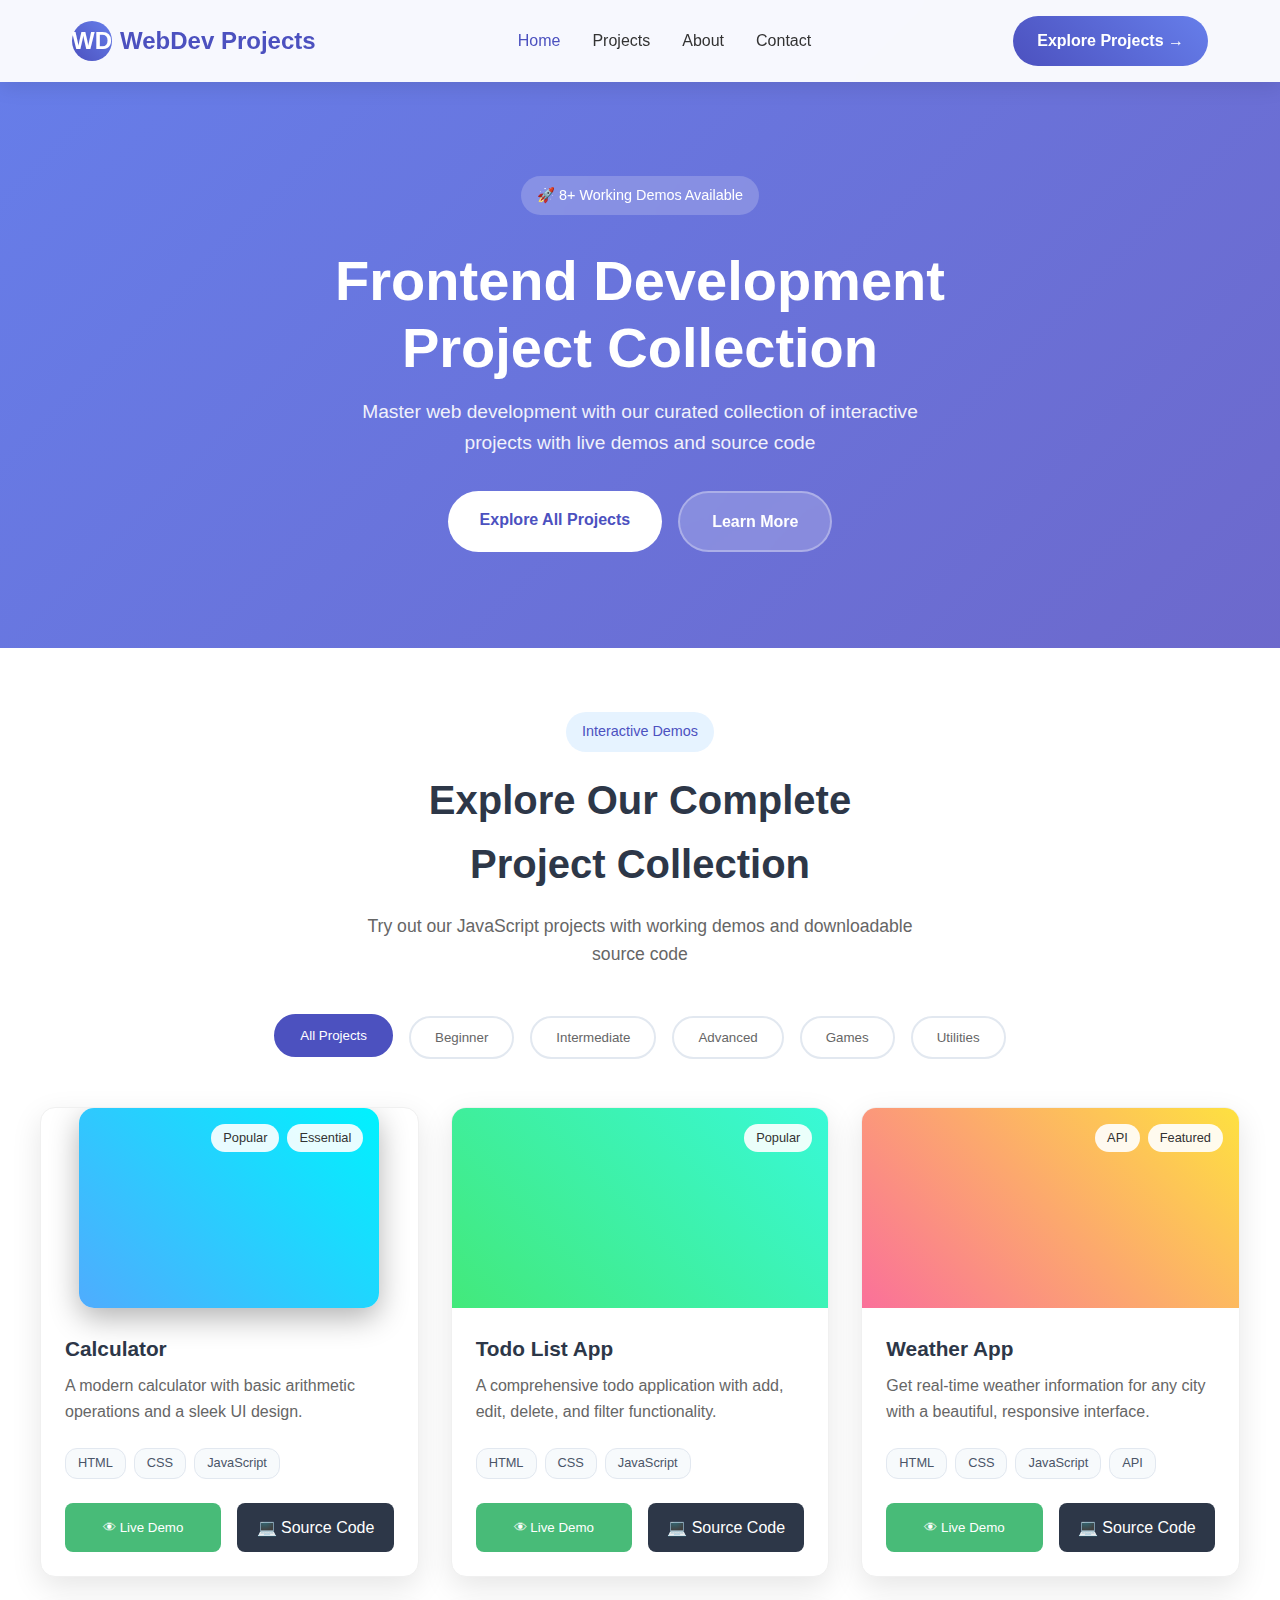
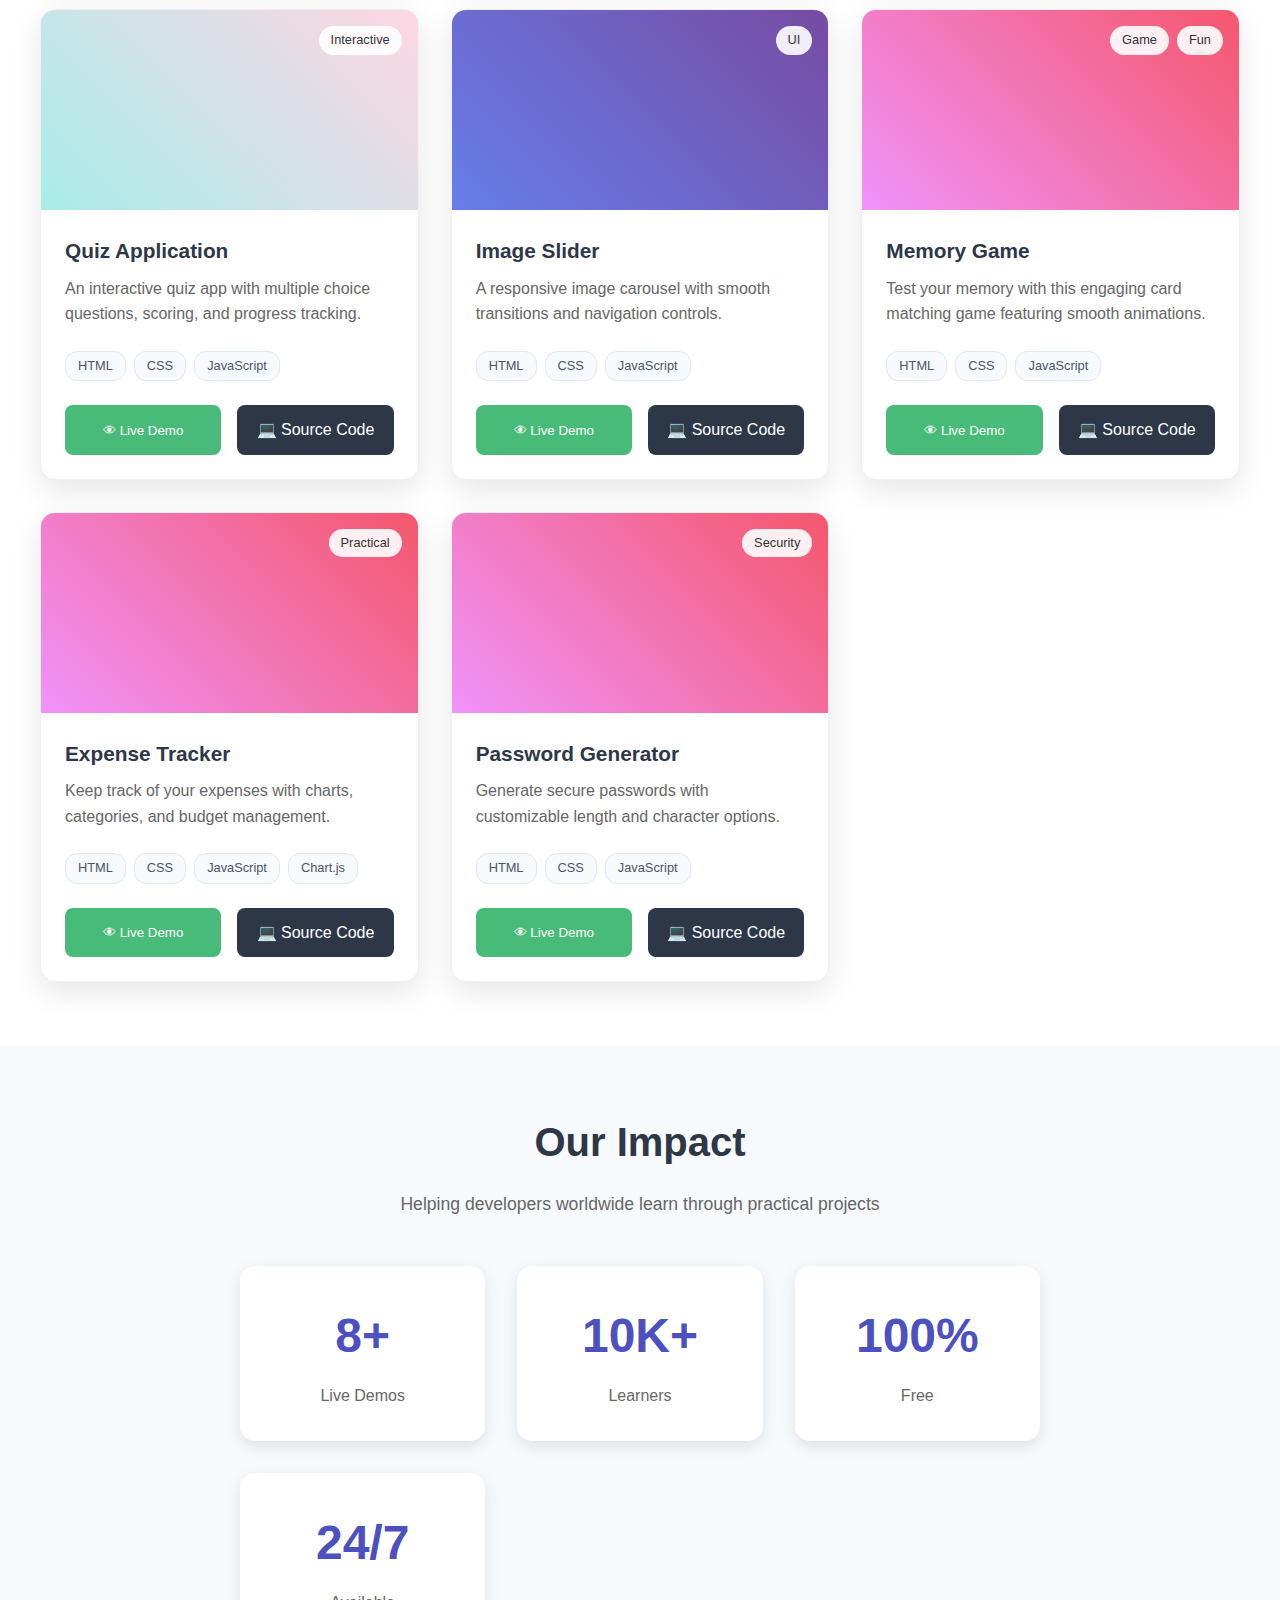
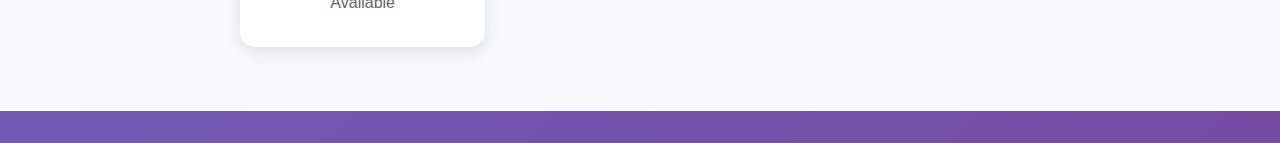
<file: index.html>
<!DOCTYPE html>
<html lang="en">
<head>
    <meta charset="UTF-8">
    <meta name="viewport" content="width=device-width, initial-scale=1.0">
    <title>Web Dev Projects - Master Frontend Development</title>
    <style>
        * {
            margin: 0;
            padding: 0;
            box-sizing: border-box;
        }

        body {
            font-family: 'Segoe UI', Tahoma, Geneva, Verdana, sans-serif;
            line-height: 1.6;
            color: #333;
            background: linear-gradient(135deg, #667eea 0%, #764ba2 100%);
            min-height: 100vh;
        }

        /* Header */
        .header {
            background: rgba(255, 255, 255, 0.95);
            backdrop-filter: blur(10px);
            padding: 1rem 0;
            position: fixed;
            top: 0;
            width: 100%;
            z-index: 1000;
            box-shadow: 0 4px 20px rgba(0, 0, 0, 0.1);
        }

        .nav {
            max-width: 1200px;
            margin: 0 auto;
            display: flex;
            justify-content: space-between;
            align-items: center;
            padding: 0 2rem;
        }

        .logo {
            display: flex;
            align-items: center;
            font-size: 1.5rem;
            font-weight: bold;
            color: #4c51bf;
        }

        .logo-icon {
            width: 40px;
            height: 40px;
            background: linear-gradient(45deg, #4c51bf, #667eea);
            border-radius: 50%;
            margin-right: 0.5rem;
            display: flex;
            align-items: center;
            justify-content: center;
            color: white;
            font-weight: bold;
        }

        .nav-links {
            display: flex;
            list-style: none;
            gap: 2rem;
        }

        .nav-links a {
            text-decoration: none;
            color: #333;
            font-weight: 500;
            transition: color 0.3s ease;
        }

        .nav-links a:hover,
        .nav-links a.active {
            color: #4c51bf;
        }

        .cta-button {
            background: linear-gradient(45deg, #4c51bf, #667eea);
            color: white;
            padding: 0.75rem 1.5rem;
            border-radius: 50px;
            text-decoration: none;
            font-weight: 600;
            transition: transform 0.3s ease, box-shadow 0.3s ease;
        }

        .cta-button:hover {
            transform: translateY(-2px);
            box-shadow: 0 10px 25px rgba(76, 81, 191, 0.3);
        }

        /* Main Content */
        .main-content {
            margin-top: 80px;
            padding: 2rem 0;
        }

        /* Hero Section */
        .hero {
            text-align: center;
            padding: 4rem 2rem;
            color: white;
            max-width: 1200px;
            margin: 0 auto;
        }

        .hero-badge {
            background: rgba(255, 255, 255, 0.2);
            color: white;
            padding: 0.5rem 1rem;
            border-radius: 50px;
            display: inline-block;
            margin-bottom: 2rem;
            font-size: 0.9rem;
            backdrop-filter: blur(10px);
        }

        .hero h1 {
            font-size: 3.5rem;
            margin-bottom: 1rem;
            font-weight: 700;
            line-height: 1.2;
        }

        .hero p {
            font-size: 1.2rem;
            margin-bottom: 2rem;
            opacity: 0.9;
            max-width: 600px;
            margin-left: auto;
            margin-right: auto;
        }

        .hero-buttons {
            display: flex;
            gap: 1rem;
            justify-content: center;
            flex-wrap: wrap;
        }

        .btn-primary, .btn-secondary {
            padding: 1rem 2rem;
            border-radius: 50px;
            text-decoration: none;
            font-weight: 600;
            transition: all 0.3s ease;
            display: inline-block;
        }

        .btn-primary {
            background: white;
            color: #4c51bf;
        }

        .btn-secondary {
            background: rgba(255, 255, 255, 0.2);
            color: white;
            border: 2px solid rgba(255, 255, 255, 0.3);
            backdrop-filter: blur(10px);
        }

        .btn-primary:hover {
            transform: translateY(-2px);
            box-shadow: 0 10px 25px rgba(255, 255, 255, 0.3);
        }

        .btn-secondary:hover {
            background: rgba(255, 255, 255, 0.3);
            transform: translateY(-2px);
        }

        /* Projects Section */
        .projects-section {
            background: white;
            padding: 4rem 2rem;
            margin-top: 2rem;
        }

        .container {
            max-width: 1200px;
            margin: 0 auto;
        }

        .section-header {
            text-align: center;
            margin-bottom: 3rem;
        }

        .section-badge {
            background: #e6f3ff;
            color: #4c51bf;
            padding: 0.5rem 1rem;
            border-radius: 50px;
            display: inline-block;
            margin-bottom: 1rem;
            font-size: 0.9rem;
        }

        .section-header h2 {
            font-size: 2.5rem;
            margin-bottom: 1rem;
            color: #2d3748;
        }

        .section-header p {
            font-size: 1.1rem;
            color: #666;
            max-width: 600px;
            margin: 0 auto;
        }

        /* Filter Buttons */
        .filter-buttons {
            display: flex;
            justify-content: center;
            gap: 1rem;
            margin-bottom: 3rem;
            flex-wrap: wrap;
        }

        .filter-btn {
            padding: 0.75rem 1.5rem;
            border: 2px solid #e2e8f0;
            background: white;
            color: #666;
            border-radius: 50px;
            cursor: pointer;
            transition: all 0.3s ease;
            font-weight: 500;
        }

        .filter-btn:hover,
        .filter-btn.active {
            background: #4c51bf;
            color: white;
            border-color: #4c51bf;
            transform: translateY(-2px);
        }

        /* Projects Grid */
        .projects-grid {
            display: grid;
            grid-template-columns: repeat(auto-fit, minmax(350px, 1fr));
            gap: 2rem;
            margin-top: 2rem;
        }

        .project-card {
            background: white;
            border-radius: 15px;
            overflow: hidden;
            box-shadow: 0 10px 30px rgba(0, 0, 0, 0.1);
            transition: all 0.3s ease;
            border: 1px solid #f0f0f0;
        }

        .project-card:hover {
            transform: translateY(-10px);
            box-shadow: 0 20px 40px rgba(0, 0, 0, 0.15);
        }

        .project-preview {
            height: 200px;
            background: linear-gradient(45deg, #f093fb 0%, #f5576c 100%);
            position: relative;
            overflow: hidden;
        }

        .project-preview.calculator {
            background: linear-gradient(45deg, #4facfe 0%, #00f2fe 100%);
        }

        .project-preview.todo {
            background: linear-gradient(45deg, #43e97b 0%, #38f9d7 100%);
        }

        .project-preview.weather {
            background: linear-gradient(45deg, #fa709a 0%, #fee140 100%);
        }

        .project-preview.quiz {
            background: linear-gradient(45deg, #a8edea 0%, #fed6e3 100%);
        }

        .project-preview.slider {
            background: linear-gradient(45deg, #667eea 0%, #764ba2 100%);
        }

        .project-tags {
            position: absolute;
            top: 1rem;
            right: 1rem;
            display: flex;
            gap: 0.5rem;
        }

        .project-tag {
            background: rgba(255, 255, 255, 0.9);
            color: #333;
            padding: 0.25rem 0.75rem;
            border-radius: 15px;
            font-size: 0.8rem;
            font-weight: 500;
        }

        .project-content {
            padding: 1.5rem;
        }

        .project-title {
            font-size: 1.3rem;
            font-weight: 600;
            margin-bottom: 0.5rem;
            color: #2d3748;
        }

        .project-description {
            color: #666;
            margin-bottom: 1.5rem;
            line-height: 1.6;
        }

        .project-tech {
            display: flex;
            gap: 0.5rem;
            margin-bottom: 1.5rem;
            flex-wrap: wrap;
        }

        .tech-tag {
            background: #f7fafc;
            color: #4a5568;
            padding: 0.25rem 0.75rem;
            border-radius: 12px;
            font-size: 0.8rem;
            border: 1px solid #e2e8f0;
        }

        .project-actions {
            display: flex;
            gap: 1rem;
        }

        .action-btn {
            flex: 1;
            padding: 0.75rem;
            border-radius: 8px;
            text-decoration: none;
            text-align: center;
            font-weight: 500;
            transition: all 0.3s ease;
            border: none;
            cursor: pointer;
        }

        .btn-demo {
            background: #48bb78;
            color: white;
        }

        .btn-code {
            background: #2d3748;
            color: white;
        }

        .action-btn:hover {
            transform: translateY(-2px);
            box-shadow: 0 5px 15px rgba(0, 0, 0, 0.2);
        }

        /* Stats Section */
        .stats-section {
            background: #f7fafc;
            padding: 4rem 2rem;
        }

        .stats-grid {
            display: grid;
            grid-template-columns: repeat(auto-fit, minmax(200px, 1fr));
            gap: 2rem;
            max-width: 800px;
            margin: 0 auto;
        }

        .stat-card {
            text-align: center;
            padding: 2rem;
            background: white;
            border-radius: 15px;
            box-shadow: 0 5px 15px rgba(0, 0, 0, 0.1);
        }

        .stat-number {
            font-size: 3rem;
            font-weight: bold;
            color: #4c51bf;
            margin-bottom: 0.5rem;
        }

        .stat-label {
            color: #666;
            font-weight: 500;
        }

        /* Modal Styles */
        .modal {
            display: none;
            position: fixed;
            z-index: 2000;
            left: 0;
            top: 0;
            width: 100%;
            height: 100%;
            background-color: rgba(0, 0, 0, 0.8);
            backdrop-filter: blur(5px);
        }

        .modal-content {
            background-color: white;
            margin: 2% auto;
            padding: 2rem;
            border-radius: 15px;
            width: 95%;
            max-width: 1000px;
            max-height: 90vh;
            overflow-y: auto;
            position: relative;
        }

        .close {
            position: absolute;
            right: 1rem;
            top: 1rem;
            font-size: 2rem;
            font-weight: bold;
            cursor: pointer;
            color: #666;
            transition: color 0.3s ease;
            z-index: 10;
        }

        .close:hover {
            color: #333;
        }

        .modal-header {
            padding-right: 3rem;
            margin-bottom: 2rem;
        }

        .modal-title {
            font-size: 2rem;
            margin-bottom: 1rem;
            color: #2d3748;
        }

        .modal-iframe {
            width: 100%;
            height: 500px;
            border: 1px solid #e2e8f0;
            border-radius: 10px;
            background: white;
        }

        /* Project Demo Styles */
        .demo-container {
            padding: 2rem;
            background: #f8f9fa;
            border-radius: 10px;
            margin: 1rem 0;
        }

        /* Calculator Demo Styles */
        .calculator {
            max-width: 300px;
            margin: 0 auto;
            background: #2d3748;
            border-radius: 15px;
            padding: 2rem;
            box-shadow: 0 10px 30px rgba(0, 0, 0, 0.3);
        }

        .calculator-display {
            background: #1a202c;
            color: white;
            padding: 1.5rem;
            border-radius: 10px;
            text-align: right;
            font-size: 2rem;
            margin-bottom: 1rem;
            min-height: 60px;
            display: flex;
            align-items: center;
            justify-content: flex-end;
        }

        .calculator-buttons {
            display: grid;
            grid-template-columns: repeat(4, 1fr);
            gap: 0.75rem;
        }

        .calc-btn {
            padding: 1rem;
            border: none;
            border-radius: 10px;
            font-size: 1.1rem;
            font-weight: 600;
            cursor: pointer;
            transition: all 0.2s ease;
        }

        .calc-btn.number {
            background: #4a5568;
            color: white;
        }

        .calc-btn.operator {
            background: #ed8936;
            color: white;
        }

        .calc-btn.clear {
            background: #e53e3e;
            color: white;
        }

        .calc-btn.equals {
            background: #38a169;
            color: white;
        }

        .calc-btn:hover {
            transform: translateY(-2px);
            opacity: 0.9;
        }

        /* Todo Demo Styles */
        .todo-app {
            max-width: 500px;
            margin: 0 auto;
            background: white;
            border-radius: 15px;
            box-shadow: 0 10px 30px rgba(0, 0, 0, 0.1);
            overflow: hidden;
        }

        .todo-header {
            background: linear-gradient(45deg, #43e97b, #38f9d7);
            color: white;
            padding: 2rem;
            text-align: center;
        }

        .todo-input-section {
            padding: 1.5rem;
            border-bottom: 1px solid #e2e8f0;
        }

        .todo-input {
            width: 100%;
            padding: 1rem;
            border: 2px solid #e2e8f0;
            border-radius: 10px;
            font-size: 1rem;
            outline: none;
        }

        .todo-input:focus {
            border-color: #43e97b;
        }

        .todo-list {
            max-height: 300px;
            overflow-y: auto;
        }

        .todo-item {
            display: flex;
            align-items: center;
            padding: 1rem 1.5rem;
            border-bottom: 1px solid #f7fafc;
            transition: background 0.2s ease;
        }

        .todo-item:hover {
            background: #f7fafc;
        }

        .todo-checkbox {
            margin-right: 1rem;
            width: 20px;
            height: 20px;
        }

        .todo-text {
            flex: 1;
            font-size: 1rem;
        }

        .todo-text.completed {
            text-decoration: line-through;
            opacity: 0.6;
        }

        .todo-delete {
            background: #e53e3e;
            color: white;
            border: none;
            padding: 0.5rem 1rem;
            border-radius: 5px;
            cursor: pointer;
            transition: background 0.2s ease;
        }

        .todo-delete:hover {
            background: #c53030;
        }

        /* Weather Demo Styles */
        .weather-app {
            max-width: 400px;
            margin: 0 auto;
            background: linear-gradient(135deg, #74b9ff, #0984e3);
            border-radius: 20px;
            padding: 2rem;
            color: white;
            text-align: center;
        }

        .weather-search {
            margin-bottom: 2rem;
        }

        .weather-input {
            width: 100%;
            padding: 1rem;
            border: none;
            border-radius: 50px;
            font-size: 1rem;
            text-align: center;
            outline: none;
        }

        .weather-info {
            background: rgba(255, 255, 255, 0.1);
            border-radius: 15px;
            padding: 2rem;
            backdrop-filter: blur(10px);
        }

        .weather-city {
            font-size: 1.5rem;
            margin-bottom: 1rem;
        }

        .weather-temp {
            font-size: 3rem;
            font-weight: bold;
            margin-bottom: 1rem;
        }

        .weather-desc {
            font-size: 1.2rem;
            margin-bottom: 1rem;
        }

        .weather-details {
            display: grid;
            grid-template-columns: 1fr 1fr;
            gap: 1rem;
            margin-top: 1rem;
        }

        .weather-detail {
            background: rgba(255, 255, 255, 0.1);
            padding: 1rem;
            border-radius: 10px;
        }

        /* Responsive Design */
        @media (max-width: 768px) {
            .nav {
                padding: 0 1rem;
            }

            .nav-links {
                display: none;
            }

            .hero h1 {
                font-size: 2.5rem;
            }

            .hero-buttons {
                flex-direction: column;
                align-items: center;
            }

            .projects-grid {
                grid-template-columns: 1fr;
                gap: 1.5rem;
            }

            .filter-buttons {
                flex-wrap: wrap;
                gap: 0.5rem;
            }

            .filter-btn {
                padding: 0.5rem 1rem;
                font-size: 0.9rem;
            }

            .modal-content {
                width: 98%;
                margin: 1% auto;
                padding: 1rem;
            }

            .modal-iframe {
                height: 400px;
            }
        }

        /* Loading Animation */
        .loading {
            display: none;
            text-align: center;
            padding: 2rem;
        }

        .spinner {
            width: 40px;
            height: 40px;
            border: 4px solid #f3f3f3;
            border-top: 4px solid #4c51bf;
            border-radius: 50%;
            animation: spin 1s linear infinite;
            margin: 0 auto 1rem;
        }

        @keyframes spin {
            0% { transform: rotate(0deg); }
            100% { transform: rotate(360deg); }
        }

        @keyframes fadeIn {
            from { opacity: 0; transform: translateY(20px); }
            to { opacity: 1; transform: translateY(0); }
        }
    </style>
</head>
<body>
    <!-- Header -->
    <header class="header">
        <nav class="nav">
            <div class="logo">
                <div class="logo-icon">WD</div>
                <span>WebDev Projects</span>
            </div>
            <ul class="nav-links">
                <li><a href="#home" class="active">Home</a></li>
                <li><a href="#projects">Projects</a></li>
                <li><a href="#about">About</a></li>
                <li><a href="#contact">Contact</a></li>
            </ul>
            <a href="#projects" class="cta-button">Explore Projects →</a>
        </nav>
    </header>

    <!-- Main Content -->
    <main class="main-content">
        <!-- Hero Section -->
        <section class="hero" id="home">
            <div class="hero-badge">🚀 8+ Working Demos Available</div>
            <h1>Frontend Development<br>Project Collection</h1>
            <p>Master web development with our curated collection of interactive projects with live demos and source code</p>
            <div class="hero-buttons">
                <a href="#projects" class="btn-primary">Explore All Projects</a>
                <a href="#about" class="btn-secondary">Learn More</a>
            </div>
        </section>

        <!-- Projects Section -->
        <section class="projects-section" id="projects">
            <div class="container">
                <div class="section-header">
                    <div class="section-badge">Interactive Demos</div>
                    <h2>Explore Our Complete<br>Project Collection</h2>
                    <p>Try out our JavaScript projects with working demos and downloadable source code</p>
                </div>

                <!-- Filter Buttons -->
                <div class="filter-buttons">
                    <button class="filter-btn active" data-filter="all">All Projects</button>
                    <button class="filter-btn" data-filter="beginner">Beginner</button>
                    <button class="filter-btn" data-filter="intermediate">Intermediate</button>
                    <button class="filter-btn" data-filter="advanced">Advanced</button>
                    <button class="filter-btn" data-filter="games">Games</button>
                    <button class="filter-btn" data-filter="utilities">Utilities</button>
                </div>

                <!-- Loading -->
                <div class="loading" id="loading">
                    <div class="spinner"></div>
                    <p>Loading projects...</p>
                </div>

                <!-- Projects Grid -->
                <div class="projects-grid" id="projectsGrid">
                    <!-- Projects will be dynamically loaded here -->
                </div>
            </div>
        </section>

        <!-- Stats Section -->
        <section class="stats-section">
            <div class="container">
                <div class="section-header">
                    <h2>Our Impact</h2>
                    <p>Helping developers worldwide learn through practical projects</p>
                </div>
                <div class="stats-grid">
                    <div class="stat-card">
                        <div class="stat-number">8+</div>
                        <div class="stat-label">Live Demos</div>
                    </div>
                    <div class="stat-card">
                        <div class="stat-number">10K+</div>
                        <div class="stat-label">Learners</div>
                    </div>
                    <div class="stat-card">
                        <div class="stat-number">100%</div>
                        <div class="stat-label">Free</div>
                    </div>
                    <div class="stat-card">
                        <div class="stat-number">24/7</div>
                        <div class="stat-label">Available</div>
                    </div>
                </div>
            </div>
        </section>
    </main>

    <!-- Project Modal -->
    <div id="projectModal" class="modal">
        <div class="modal-content">
            <span class="close">&times;</span>
            <div class="modal-header">
                <h2 class="modal-title" id="modalTitle">Project Demo</h2>
            </div>
            <div id="demoContainer" class="demo-container">
                <!-- Demo content will be inserted here -->
            </div>
        </div>
    </div>

   <script>
// Sample projects data with working demos
const projects = [
    {
        id: 1,
        title: "Calculator",
        description: "A modern calculator with basic arithmetic operations and a sleek UI design.",
        category: "beginner",
        tags: ["Popular", "Essential"],
        tech: ["HTML", "CSS", "JavaScript"],
        preview: "calculator",
        codeUrl: "https://github.com/siddique-17/mini-projects/tree/main/projects/calculator",
        difficulty: "Beginner",
        hasDemo: true
    },
    {
        id: 2,
        title: "Todo List App",
        description: "A comprehensive todo application with add, edit, delete, and filter functionality.",
        category: "beginner",
        tags: ["Popular"],
        tech: ["HTML", "CSS", "JavaScript"],
        preview: "todo",
        codeUrl: "https://github.com/siddique-17/todo-app",
        difficulty: "Beginner",
        hasDemo: true
    },
    {
        id: 3,
        title: "Weather App",
        description: "Get real-time weather information for any city with a beautiful, responsive interface.",
        category: "intermediate",
        tags: ["API", "Featured"],
        tech: ["HTML", "CSS", "JavaScript", "API"],
        preview: "weather",
        codeUrl: "https://github.com/siddique-17/weather-app",
        difficulty: "Intermediate",
        hasDemo: true
    },
    {
        id: 4,
        title: "Quiz Application",
        description: "An interactive quiz app with multiple choice questions, scoring, and progress tracking.",
        category: "intermediate",
        tags: ["Interactive"],
        tech: ["HTML", "CSS", "JavaScript"],
        preview: "quiz",
        codeUrl: "https://github.com/siddique-17/quiz-app",
        difficulty: "Intermediate",
        hasDemo: true
    },
    {
        id: 5,
        title: "Image Slider",
        description: "A responsive image carousel with smooth transitions and navigation controls.",
        category: "beginner",
        tags: ["UI"],
        tech: ["HTML", "CSS", "JavaScript"],
        preview: "slider",
        codeUrl: "https://github.com/siddique-17/image-slider",
        difficulty: "Beginner",
        hasDemo: true
    },
    {
        id: 6,
        title: "Memory Game",
        description: "Test your memory with this engaging card matching game featuring smooth animations.",
        category: "games",
        tags: ["Game", "Fun"],
        tech: ["HTML", "CSS", "JavaScript"],
        preview: "default",
        codeUrl: "https://github.com/siddique-17/memory-game",
        difficulty: "Intermediate",
        hasDemo: true
    },
    {
        id: 7,
        title: "Expense Tracker",
        description: "Keep track of your expenses with charts, categories, and budget management.",
        category: "utilities",
        tags: ["Practical"],
        tech: ["HTML", "CSS", "JavaScript", "Chart.js"],
        preview: "default",
        codeUrl: "https://github.com/siddique-17/expense-tracker",
        difficulty: "Advanced",
        hasDemo: true
    },
    {
        id: 8,
        title: "Password Generator",
        description: "Generate secure passwords with customizable length and character options.",
        category: "utilities",
        tags: ["Security"],
        tech: ["HTML", "CSS", "JavaScript"],
        preview: "default",
        codeUrl: "https://github.com/siddique-17/password-generator",
        difficulty: "Beginner",
        hasDemo: true
    }
];

// DOM Elements
const projectsGrid = document.getElementById('projectsGrid');
const filterButtons = document.querySelectorAll('.filter-btn');
const loading = document.getElementById('loading');
const modal = document.getElementById('projectModal');
const modalTitle = document.getElementById('modalTitle');
const demoContainer = document.getElementById('demoContainer');
const closeModal = document.querySelector('.close');

// Initialize
document.addEventListener('DOMContentLoaded', function() {
    renderProjects(projects);
    setupEventListeners();
});

// Render projects
function renderProjects(projectsToRender) {
    projectsGrid.innerHTML = '';
    
    projectsToRender.forEach(project => {
        const projectCard = createProjectCard(project);
        projectsGrid.appendChild(projectCard);
    });
}

// Create project card
function createProjectCard(project) {
    const card = document.createElement('div');
    card.className = 'project-card';
    card.dataset.category = project.category;
    
    card.innerHTML = `
        <div class="project-preview ${project.preview}">
            <div class="project-tags">
                ${project.tags.map(tag => `<span class="project-tag">${tag}</span>`).join('')}
            </div>
        </div>
        <div class="project-content">
            <h3 class="project-title">${project.title}</h3>
            <p class="project-description">${project.description}</p>
            <div class="project-tech">
                ${project.tech.map(tech => `<span class="tech-tag">${tech}</span>`).join('')}
            </div>
            <div class="project-actions">
                <button class="action-btn btn-demo" onclick="openProjectDemo(${project.id})" ${!project.hasDemo ? 'style="opacity: 0.6; cursor: not-allowed;"' : ''}>
                    ${project.hasDemo ? '👁 Live Demo' : '🚧 Demo Soon'}
                </button>
                <a href="${project.codeUrl}" target="_blank" class="action-btn btn-code">💻 Source Code</a>
            </div>
        </div>
    `;
    
    return card;
}

// Setup event listeners
function setupEventListeners() {
    // Filter buttons
    filterButtons.forEach(button => {
        button.addEventListener('click', function() {
            const filter = this.dataset.filter;
            
            // Update active button
            filterButtons.forEach(btn => btn.classList.remove('active'));
            this.classList.add('active');
            
            // Filter projects
            filterProjects(filter);
        });
    });

    // Close modal
    closeModal.addEventListener('click', closeProjectModal);
    
    // Close modal on outside click
    modal.addEventListener('click', function(e) {
        if (e.target === modal) {
            closeProjectModal();
        }
    });

    // Smooth scrolling for navigation
    document.querySelectorAll('a[href^="#"]').forEach(anchor => {
        anchor.addEventListener('click', function (e) {
            e.preventDefault();
            const target = document.querySelector(this.getAttribute('href'));
            if (target) {
                target.scrollIntoView({
                    behavior: 'smooth',
                    block: 'start'
                });
            }
        });
    });
}

// Filter projects
function filterProjects(filter) {
    const cards = document.querySelectorAll('.project-card');
    
    cards.forEach(card => {
        const category = card.dataset.category;
        if (filter === 'all' || category === filter) {
            card.style.display = 'block';
            card.style.animation = 'fadeIn 0.5s ease-in';
        } else {
            card.style.display = 'none';
        }
    });
}

// Open project demo
function openProjectDemo(projectId) {
    const project = projects.find(p => p.id === projectId);
    if (!project || !project.hasDemo) {
        alert('Demo coming soon! Check out the source code for now.');
        return;
    }

    modalTitle.textContent = `${project.title} - Live Demo`;
    
    // Create the appropriate demo
    let demoHTML = '';
    switch(project.id) {
        case 1: // Calculator
            demoHTML = createCalculatorDemo();
            break;
        case 2: // Todo App
            demoHTML = createTodoDemo();
            break;
        case 3: // Weather App
            demoHTML = createWeatherDemo();
            break;
        case 4: // Quiz Application
            demoHTML = createQuizDemo();
            break;
        case 5: // Image Slider
            demoHTML = createSliderDemo();
            break;
        case 6: // Memory Game
            demoHTML = createMemoryGameDemo();
            break;
        case 7: // Expense Tracker
            demoHTML = createExpenseTrackerDemo();
            break;
        case 8: // Password Generator
            demoHTML = createPasswordGeneratorDemo();
            break;
        default:
            demoHTML = '<p>Demo not available yet.</p>';
    }
    
    demoContainer.innerHTML = demoHTML;
    modal.style.display = 'block';
    document.body.style.overflow = 'hidden';
    
    // Initialize demo functionality
    initializeDemoFunctionality(project.id);
}

// Create Calculator Demo
function createCalculatorDemo() {
    return `
        <div class="calculator">
            <div class="calculator-display" id="calcDisplay">0</div>
            <div class="calculator-buttons">
                <button class="calc-btn clear" onclick="clearCalculator()">C</button>
                <button class="calc-btn operator" onclick="deleteLast()">⌫</button>
                <button class="calc-btn operator" onclick="appendToDisplay('/')">/</button>
                <button class="calc-btn operator" onclick="appendToDisplay('*')">×</button>
                
                <button class="calc-btn number" onclick="appendToDisplay('7')">7</button>
                <button class="calc-btn number" onclick="appendToDisplay('8')">8</button>
                <button class="calc-btn number" onclick="appendToDisplay('9')">9</button>
                <button class="calc-btn operator" onclick="appendToDisplay('-')">-</button>
                
                <button class="calc-btn number" onclick="appendToDisplay('4')">4</button>
                <button class="calc-btn number" onclick="appendToDisplay('5')">5</button>
                <button class="calc-btn number" onclick="appendToDisplay('6')">6</button>
                <button class="calc-btn operator" onclick="appendToDisplay('+')">+</button>
                
                <button class="calc-btn number" onclick="appendToDisplay('1')">1</button>
                <button class="calc-btn number" onclick="appendToDisplay('2')">2</button>
                <button class="calc-btn number" onclick="appendToDisplay('3')">3</button>
                <button class="calc-btn equals" onclick="calculateResult()" rowspan="2">=</button>
                
                <button class="calc-btn number" onclick="appendToDisplay('0')" style="grid-column: span 2;">0</button>
                <button class="calc-btn number" onclick="appendToDisplay('.')">.</button>
            </div>
        </div>
    `;
}

// Create Todo Demo
function createTodoDemo() {
    return `
        <div class="todo-app">
            <div class="todo-header">
                <h2>📝 My Todo List</h2>
                <p>Stay organized and productive</p>
            </div>
            <div class="todo-input-section">
                <input type="text" class="todo-input" id="todoInput" placeholder="Add a new task..." maxlength="100">
            </div>
            <div class="todo-list" id="todoList">
                <div class="todo-item">
                    <input type="checkbox" class="todo-checkbox">
                    <span class="todo-text">Sample task - try adding your own!</span>
                    <button class="todo-delete" onclick="this.parentElement.remove()">Delete</button>
                </div>
            </div>
        </div>
    `;
}

// Create Weather Demo
function createWeatherDemo() {
    return `
        <div class="weather-app">
            <div class="weather-search">
                <input type="text" class="weather-input" id="weatherInput" placeholder="Enter city name..." value="New York">
            </div>
            <div class="weather-info">
                <div class="weather-city" id="weatherCity">New York</div>
                <div class="weather-temp" id="weatherTemp">22°C</div>
                <div class="weather-desc" id="weatherDesc">🌤️ Partly Cloudy</div>
                <div class="weather-details">
                    <div class="weather-detail">
                        <div>💨 Wind</div>
                        <div id="weatherWind">15 km/h</div>
                    </div>
                    <div class="weather-detail">
                        <div>💧 Humidity</div>
                        <div id="weatherHumidity">65%</div>
                    </div>
                </div>
            </div>
            <div style="margin-top: 1rem; font-size: 0.9rem; opacity: 0.8;">
                💡 This is a demo with sample data. The real app connects to weather APIs.
            </div>
        </div>
    `;
}

// Create Quiz Demo
function createQuizDemo() {
    return `
        <div class="quiz-app" style="max-width: 500px; margin: 0 auto; background: white; border-radius: 15px; padding: 2rem; box-shadow: 0 10px 30px rgba(0, 0, 0, 0.1);">
            <h2 style="text-align: center; color: #2d3748;">Quiz Time!</h2>
            <div id="quizQuestion" style="margin-bottom: 1rem; font-size: 1.2rem; color: #333;">What is the capital of France?</div>
            <div id="quizOptions" style="display: flex; flex-direction: column; gap: 0.5rem;">
                <button class="quiz-option" onclick="selectQuizOption(this, 'Paris')">Paris</button>
                <button class="quiz-option" onclick="selectQuizOption(this, 'London')">London</button>
                <button class="quiz-option" onclick="selectQuizOption(this, 'Berlin')">Berlin</button>
                <button class="quiz-option" onclick="selectQuizOption(this, 'Madrid')">Madrid</button>
            </div>
            <div id="quizResult" style="margin-top: 1rem; text-align: center; font-weight: 500;"></div>
            <button class="action-btn btn-demo" style="margin-top: 1rem; width: 100%;" onclick="resetQuiz()">Next Question</button>
        </div>
    `;
}

// Create Image Slider Demo
function createSliderDemo() {
    return `
        <div class="slider-app" style="max-width: 600px; margin: 0 auto; background: white; border-radius: 15px; padding: 2rem; box-shadow: 0 10px 30px rgba(0, 0, 0, 0.1);">
            <div class="slider-container" style="position: relative; overflow: hidden; height: 300px;">
                <div id="sliderImages" style="display: flex; transition: transform 0.5s ease;">
                    <div class="slider-image" style="min-width: 100%; height: 300px; background: #667eea; display: flex; align-items: center; justify-content: center; color: white; font-size: 1.5rem;">Image 1</div>
                    <div class="slider-image" style="min-width: 100%; height: 300px; background: #764ba2; display: flex; align-items: center; justify-content: center; color: white; font-size: 1.5rem;">Image 2</div>
                    <div class="slider-image" style="min-width: 100%; height: 300px; background: #4c51bf; display: flex; align-items: center; justify-content: center; color: white; font-size: 1.5rem;">Image 3</div>
                </div>
                <button class="slider-btn prev" onclick="moveSlider(-1)" style="position: absolute; top: 50%; left: 10px; transform: translateY(-50%); background: rgba(0,0,0,0.5); color: white; border: none; padding: 0.5rem; cursor: pointer;">&#10094;</button>
                <button class="slider-btn next" onclick="moveSlider(1)" style="position: absolute; top: 50%; right: 10px; transform: translateY(-50%); background: rgba(0,0,0,0.5); color: white; border: none; padding: 0.5rem; cursor: pointer;">&#10095;</button>
            </div>
        </div>
    `;
}

// Create Memory Game Demo
function createMemoryGameDemo() {
    return `
        <div class="memory-game" style="max-width: 400px; margin: 0 auto; background: white; border-radius: 15px; padding: 2rem; box-shadow: 0 10px 30px rgba(0, 0, 0, 0.1);">
            <h2 style="text-align: center; color: #2d3748;">Memory Game</h2>
            <div id="memoryGrid" style="display: grid; grid-template-columns: repeat(4, 1fr); gap: 0.5rem;">
                <!-- Cards will be dynamically added -->
            </div>
            <div id="memoryResult" style="margin-top: 1rem; text-align: center; font-weight: 500;"></div>
            <button class="action-btn btn-demo" style="margin-top: 1rem; width: 100%;" onclick="resetMemoryGame()">Restart Game</button>
        </div>
    `;
}

// Create Expense Tracker Demo
function createExpenseTrackerDemo() {
    return `
        <div class="expense-tracker" style="max-width: 500px; margin: 0 auto; background: white; border-radius: 15px; padding: 2rem; box-shadow: 0 10px 30px rgba(0, 0, 0, 0.1);">
            <h2 style="text-align: center; color: #2d3748;">Expense Tracker</h2>
            <div style="margin-bottom: 1rem;">
                <input type="text" id="expenseDescription" placeholder="Description" style="width: 60%; padding: 0.5rem; border: 2px solid #e2e8f0; border-radius: 5px; margin-right: 0.5rem;">
                <input type="number" id="expenseAmount" placeholder="Amount" style="width: 30%; padding: 0.5rem; border: 2px solid #e2e8f0; border-radius: 5px;">
            </div>
            <button class="action-btn btn-demo" style="width: 100%;" onclick="addExpense()">Add Expense</button>
            <div id="expenseList" style="margin-top: 1rem; max-height: 200px; overflow-y: auto;"></div>
            <div id="expenseTotal" style="margin-top: 1rem; text-align: center; font-weight: 500;">Total: $0</div>
        </div>
    `;
}

// Create Password Generator Demo
function createPasswordGeneratorDemo() {
    return `
        <div class="password-generator" style="max-width: 400px; margin: 0 auto; background: white; border-radius: 15px; padding: 2rem; box-shadow: 0 10px 30px rgba(0, 0, 0, 0.1);">
            <h2 style="text-align: center; color: #2d3748;">Password Generator</h2>
            <div style="margin-bottom: 1rem;">
                <input type="text" id="passwordOutput" readonly style="width: 100%; padding: 0.5rem; border: 2px solid #e2e8f0; border-radius: 5px; text-align: center;">
            </div>
            <div style="margin-bottom: 1rem;">
                <label>Length: <input type="number" id="passwordLength" value="12" min="4" max="20" style="width: 60px; padding: 0.5rem; border: 2px solid #e2e8f0; border-radius: 5px;"></label>
            </div>
            <button class="action-btn btn-demo" style="width: 100%;" onclick="generatePassword()">Generate Password</button>
        </div>
    `;
}

// Initialize demo functionality
function initializeDemoFunctionality(projectId) {
    switch(projectId) {
        case 1: // Calculator
            initializeCalculator();
            break;
        case 2: // Todo App
            initializeTodo();
            break;
        case 3: // Weather App
            initializeWeather();
            break;
        case 4: // Quiz App
            initializeQuiz();
            break;
        case 5: // Image Slider
            initializeSlider();
            break;
        case 6: // Memory Game
            initializeMemoryGame();
            break;
        case 7: // Expense Tracker
            initializeExpenseTracker();
            break;
        case 8: // Password Generator
            initializePasswordGenerator();
            break;
    }
}

// Calculator functionality
function initializeCalculator() {
    window.currentInput = '';
    window.operator = '';
    window.previousInput = '';
}

function appendToDisplay(value) {
    const display = document.getElementById('calcDisplay');
    if (display.textContent === '0' || display.textContent === 'Error') {
        display.textContent = value;
    } else {
        display.textContent += value;
    }
}

function clearCalculator() {
    document.getElementById('calcDisplay').textContent = '0';
    window.currentInput = '';
    window.operator = '';
    window.previousInput = '';
}

function deleteLast() {
    const display = document.getElementById('calcDisplay');
    if (display.textContent.length > 1) {
        display.textContent = display.textContent.slice(0, -1);
    } else {
        display.textContent = '0';
    }
}

function calculateResult() {
    const display = document.getElementById('calcDisplay');
    try {
        const result = eval(display.textContent.replace('×', '*'));
        display.textContent = result;
    } catch (error) {
        display.textContent = 'Error';
    }
}

// Todo functionality
function initializeTodo() {
    const todoInput = document.getElementById('todoInput');
    const todoList = document.getElementById('todoList');

    todoInput.addEventListener('keypress', function(e) {
        if (e.key === 'Enter' && this.value.trim()) {
            addTodoItem(this.value.trim());
            this.value = '';
        }
    });
}

function addTodoItem(text) {
    const todoList = document.getElementById('todoList');
    const todoItem = document.createElement('div');
    todoItem.className = 'todo-item';
    todoItem.innerHTML = `
        <input type="checkbox" class="todo-checkbox" onchange="toggleTodoComplete(this)">
        <span class="todo-text">${text}</span>
        <button class="todo-delete" onclick="this.parentElement.remove()">Delete</button>
    `;
    todoList.appendChild(todoItem);
}

function toggleTodoComplete(checkbox) {
    const todoText = checkbox.nextElementSibling;
    if (checkbox.checked) {
        todoText.classList.add('completed');
    } else {
        todoText.classList.remove('completed');
    }
}

// Weather functionality
function initializeWeather() {
    const weatherInput = document.getElementById('weatherInput');
    const sampleWeatherData = {
        'New York': { temp: '22°C', desc: '🌤️ Partly Cloudy', wind: '15 km/h', humidity: '65%' },
        'London': { temp: '18°C', desc: '🌧️ Light Rain', wind: '12 km/h', humidity: '78%' },
        'Tokyo': { temp: '26°C', desc: '☀️ Sunny', wind: '8 km/h', humidity: '55%' },
        'Paris': { temp: '20°C', desc: '☁️ Cloudy', wind: '10 km/h', humidity: '70%' },
        'Mumbai': { temp: '32°C', desc: '☀️ Hot & Sunny', wind: '18 km/h', humidity: '82%' }
    };

    weatherInput.addEventListener('keypress', function(e) {
        if (e.key === 'Enter') {
            const city = this.value.trim();
            updateWeatherDisplay(city, sampleWeatherData);
        }
    });
}

function updateWeatherDisplay(city, weatherData) {
    const data = weatherData[city] || {
        temp: '25°C',
        desc: '🌤️ Weather Info',
        wind: '10 km/h',
        humidity: '60%'
    };

    document.getElementById('weatherCity').textContent = city;
    document.getElementById('weatherTemp').textContent = data.temp;
    document.getElementById('weatherDesc').textContent = data.desc;
    document.getElementById('weatherWind').textContent = data.wind;
    document.getElementById('weatherHumidity').textContent = data.humidity;
}

// Quiz functionality
function initializeQuiz() {
    window.currentQuizIndex = 0;
    window.quizQuestions = [
        {
            question: "What is the capital of France?",
            options: ["Paris", "London", "Berlin", "Madrid"],
            answer: "Paris"
        },
        {
            question: "Which planet is known as the Red Planet?",
            options: ["Mars", "Jupiter", "Venus", "Mercury"],
            answer: "Mars"
        }
    ];
    resetQuiz();
}

function selectQuizOption(button, selectedAnswer) {
    const resultDiv = document.getElementById('quizResult');
    const currentQuestion = window.quizQuestions[window.currentQuizIndex];
    if (selectedAnswer === currentQuestion.answer) {
        resultDiv.textContent = "Correct!";
        resultDiv.style.color = '#38a169';
    } else {
        resultDiv.textContent = `Incorrect. The correct answer is ${currentQuestion.answer}.`;
        resultDiv.style.color = '#e53e3e';
    }
}

function resetQuiz() {
    window.currentQuizIndex = (window.currentQuizIndex + 1) % window.quizQuestions.length;
    const questionDiv = document.getElementById('quizQuestion');
    const optionsDiv = document.getElementById('quizOptions');
    const resultDiv = document.getElementById('quizResult');
    const currentQuestion = window.quizQuestions[window.currentQuizIndex];
    
    questionDiv.textContent = currentQuestion.question;
    optionsDiv.innerHTML = currentQuestion.options
        .map(option => `<button class="quiz-option" onclick="selectQuizOption(this, '${option}')">${option}</button>`)
        .join('');
    resultDiv.textContent = '';

    // Apply button styles
    document.querySelectorAll('.quiz-option').forEach(btn => {
        btn.style.padding = '0.75rem';
        btn.style.border = '2px solid #e2e8f0';
        btn.style.borderRadius = '10px';
        btn.style.background = 'white';
        btn.style.cursor = 'pointer';
        btn.style.transition = 'all 0.3s ease';
        btn.addEventListener('mouseover', () => {
            btn.style.background = '#f7fafc';
            btn.style.transform = 'translateY(-2px)';
        });
        btn.addEventListener('mouseout', () => {
            btn.style.background = 'white';
            btn.style.transform = 'translateY(0)';
        });
    });
}

// Image Slider functionality
function initializeSlider() {
    window.currentSlide = 0;
    window.totalSlides = document.querySelectorAll('.slider-image').length;
}

function moveSlider(direction) {
    const sliderImages = document.getElementById('sliderImages');
    window.currentSlide = (window.currentSlide + direction + window.totalSlides) % window.totalSlides;
    sliderImages.style.transform = `translateX(-${window.currentSlide * 100}%)`;
}

// Memory Game functionality
function initializeMemoryGame() {
    window.memoryCards = [
        '🍎', '🍎', '🍊', '🍊', '🍇', '🍇', '🍉', '🍉'
    ].sort(() => Math.random() - 0.5);
    window.flippedCards = [];
    window.matchedCards = [];

    const memoryGrid = document.getElementById('memoryGrid');
    memoryGrid.innerHTML = window.memoryCards
        .map((card, index) => `
            <div class="memory-card" onclick="flipCard(${index})" style="width: 60px; height: 60px; background: #4c51bf; color: white; display: flex; align-items: center; justify-content: center; border-radius: 5px; cursor: pointer; font-size: 1.5rem; transition: all 0.3s ease;">
                ?
            </div>
        `)
        .join('');
}

function flipCard(index) {
    const memoryGrid = document.getElementById('memoryGrid');
    const cards = memoryGrid.children;
    const resultDiv = document.getElementById('memoryResult');

    if (window.flippedCards.length < 2 && !window.flippedCards.includes(index) && !window.matchedCards.includes(index)) {
        cards[index].textContent = window.memoryCards[index];
        window.flippedCards.push(index);

        if (window.flippedCards.length === 2) {
            const [first, second] = window.flippedCards;
            if (window.memoryCards[first] === window.memoryCards[second]) {
                window.matchedCards.push(first, second);
                resultDiv.textContent = 'Match!';
                resultDiv.style.color = '#38a169';
                if (window.matchedCards.length === window.memoryCards.length) {
                    resultDiv.textContent = 'You won!';
                }
            } else {
                setTimeout(() => {
                    cards[first].textContent = '?';
                    cards[second].textContent = '?';
                    resultDiv.textContent = 'Try again!';
                    resultDiv.style.color = '#e53e3e';
                }, 1000);
            }
            window.flippedCards = [];
        }
    }
}

function resetMemoryGame() {
    initializeMemoryGame();
}

// Expense Tracker functionality
function initializeExpenseTracker() {
    window.expenses = [];
    updateExpenseTotal();
}

function addExpense() {
    const descriptionInput = document.getElementById('expenseDescription');
    const amountInput = document.getElementById('expenseAmount');
    const expenseList = document.getElementById('expenseList');

    const description = descriptionInput.value.trim();
    const amount = parseFloat(amountInput.value);

    if (description && amount > 0) {
        window.expenses.push({ description, amount });
        const expenseItem = document.createElement('div');
        expenseItem.style.padding = '0.5rem';
        expenseItem.style.borderBottom = '1px solid #e2e8f0';
        expenseItem.innerHTML = `
            <span>${description}</span>
            <span style="float: right;">$${amount.toFixed(2)}</span>
        `;
        expenseList.appendChild(expenseItem);
        updateExpenseTotal();
        descriptionInput.value = '';
        amountInput.value = '';
    }
}

function updateExpenseTotal() {
    const total = window.expenses.reduce((sum, expense) => sum + expense.amount, 0);
    document.getElementById('expenseTotal').textContent = `Total: $${total.toFixed(2)}`;
}

// Password Generator functionality
function initializePasswordGenerator() {
    generatePassword();
}

function generatePassword() {
    const lengthInput = document.getElementById('passwordLength');
    const output = document.getElementById('passwordOutput');
    const length = parseInt(lengthInput.value);
    const characters = 'ABCDEFGHIJKLMNOPQRSTUVWXYZabcdefghijklmnopqrstuvwxyz0123456789!@#$%^&*()';
    let password = '';

    for (let i = 0; i < length; i++) {
        password += characters.charAt(Math.floor(Math.random() * characters.length));
    }

    output.value = password;
}

// Close project modal
function closeProjectModal() {
    modal.style.display = 'none';
    demoContainer.innerHTML = '';
    document.body.style.overflow = 'auto';
}

// Add keyboard navigation for modal
document.addEventListener('keydown', function(e) {
    if (e.key === 'Escape' && modal.style.display === 'block') {
        closeProjectModal();
    }
});

// Add scroll animations
const observerOptions = {
    threshold: 0.1,
    rootMargin: '0px 0px -50px 0px'
};

const observer = new IntersectionObserver(function(entries) {
    entries.forEach(entry => {
        if (entry.isIntersecting) {
            entry.target.style.animation = 'fadeIn 0.6s ease-out';
        }
    });
}, observerOptions);

// Observe project cards
setTimeout(() => {
    const cards = document.querySelectorAll('.project-card');
    cards.forEach(card => observer.observe(card));
}, 100);
</script>
</body>
</html>
</file>
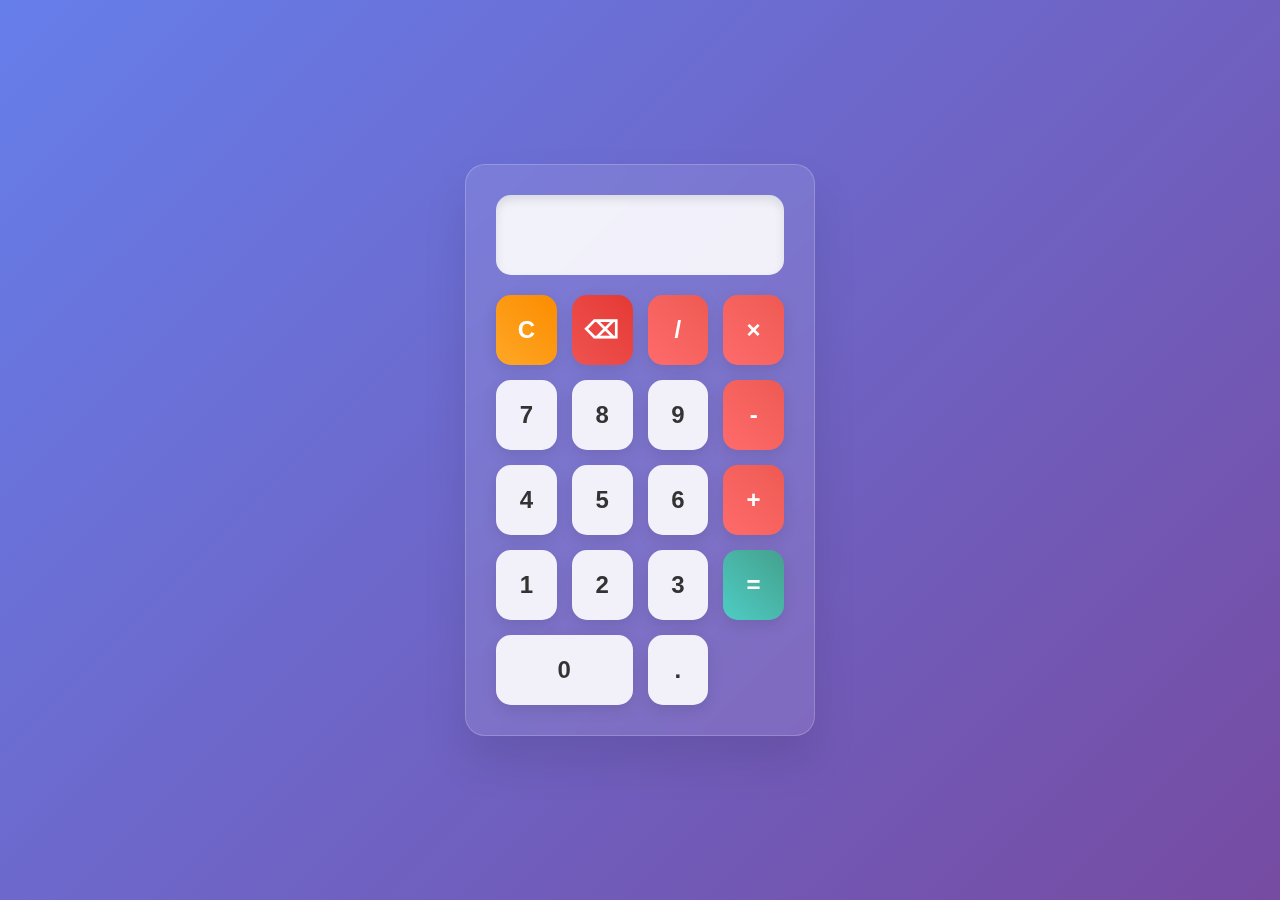
<file: projects/calculator/index.html>
<!DOCTYPE html>
<html lang="en">
<head>
    <meta charset="UTF-8">
    <meta name="viewport" content="width=device-width, initial-scale=1.0">
    <title>Calculator - Modern Design</title>
    <link rel="stylesheet" href="style.css">
</head>
<body>
    <div class="calculator">
        <div class="display">
            <input type="text" id="display" readonly>
        </div>
        <div class="buttons">
            <button class="btn clear" onclick="clearDisplay()">C</button>
            <button class="btn delete" onclick="deleteLast()">⌫</button>
            <button class="btn operator" onclick="appendToDisplay('/')">/</button>
            <button class="btn operator" onclick="appendToDisplay('*')">×</button>
            
            <button class="btn number" onclick="appendToDisplay('7')">7</button>
            <button class="btn number" onclick="appendToDisplay('8')">8</button>
            <button class="btn number" onclick="appendToDisplay('9')">9</button>
            <button class="btn operator" onclick="appendToDisplay('-')">-</button>
            
            <button class="btn number" onclick="appendToDisplay('4')">4</button>
            <button class="btn number" onclick="appendToDisplay('5')">5</button>
            <button class="btn number" onclick="appendToDisplay('6')">6</button>
            <button class="btn operator" onclick="appendToDisplay('+')">+</button>
            
            <button class="btn number" onclick="appendToDisplay('1')">1</button>
            <button class="btn number" onclick="appendToDisplay('2')">2</button>
            <button class="btn number" onclick="appendToDisplay('3')">3</button>
            <button class="btn equals" onclick="calculate()" rowspan="2">=</button>
            
            <button class="btn number zero" onclick="appendToDisplay('0')">0</button>
            <button class="btn number" onclick="appendToDisplay('.')">.</button>
        </div>
    </div>
    <script src="script.js"></script>
</body>
</html>
</file>
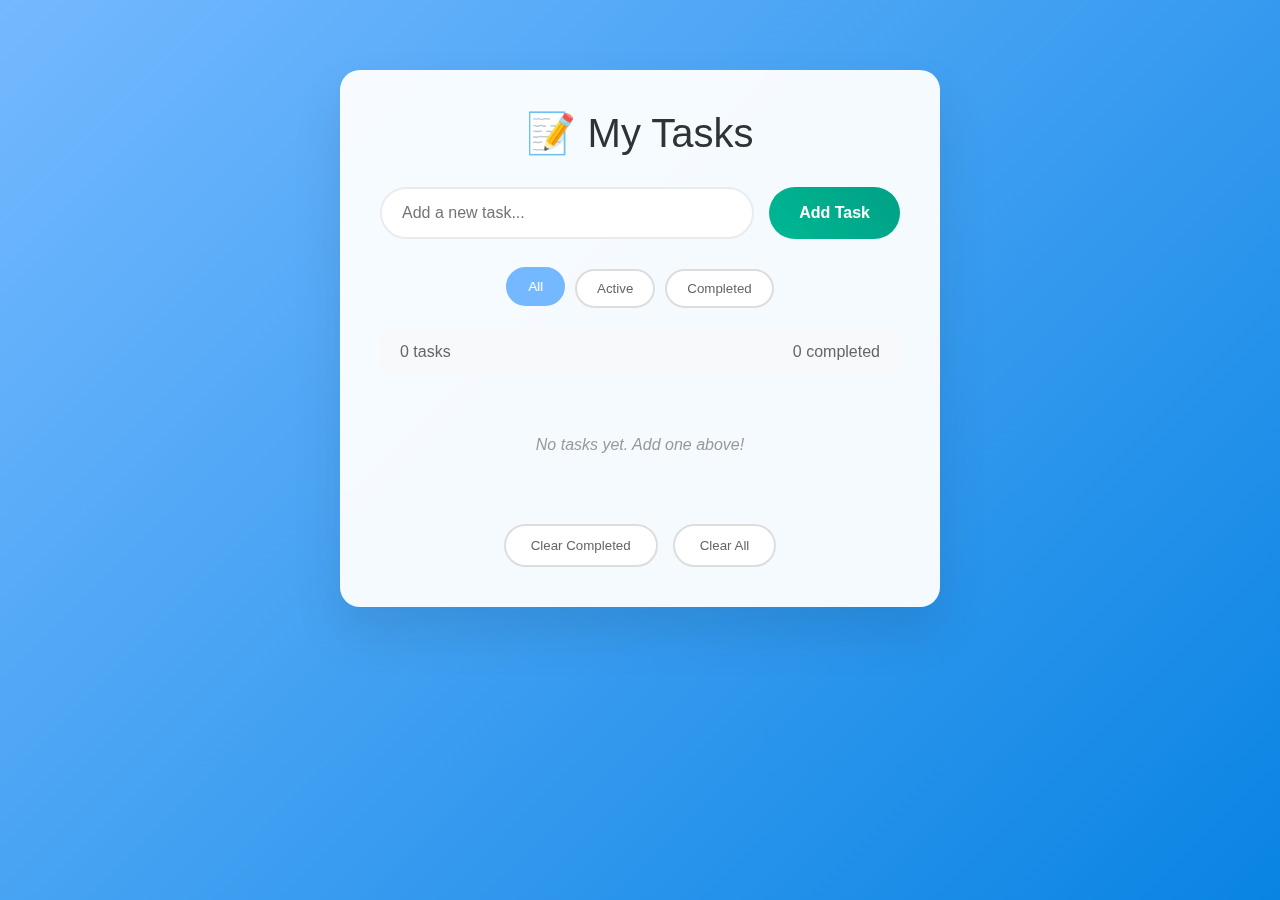
<file: projects/todo-app/index.html>
<!DOCTYPE html>
<html lang="en">
<head>
    <meta charset="UTF-8">
    <meta name="viewport" content="width=device-width, initial-scale=1.0">
    <title>Todo List App</title>
    <link rel="stylesheet" href="style.css">
</head>
<body>
    <div class="container">
        <div class="todo-app">
            <h1>📝 My Tasks</h1>
            
            <div class="input-section">
                <input type="text" id="todoInput" placeholder="Add a new task..." maxlength="100">
                <button id="addBtn" onclick="addTodo()">Add Task</button>
            </div>
            
            <div class="filter-section">
                <button class="filter-btn active" data-filter="all">All</button>
                <button class="filter-btn" data-filter="active">Active</button>
                <button class="filter-btn" data-filter="completed">Completed</button>
            </div>
            
            <div class="todo-stats">
                <span id="totalTasks">0 tasks</span>
                <span id="completedTasks">0 completed</span>
            </div>
            
            <ul id="todoList" class="todo-list">
                <!-- Tasks will be added here dynamically -->
            </ul>
            
            <div class="actions">
                <button id="clearCompleted" onclick="clearCompleted()">Clear Completed</button>
                <button id="clearAll" onclick="clearAll()">Clear All</button>
            </div>
        </div>
    </div>
    <script src="script.js"></script>
</body>
</html>
</file>
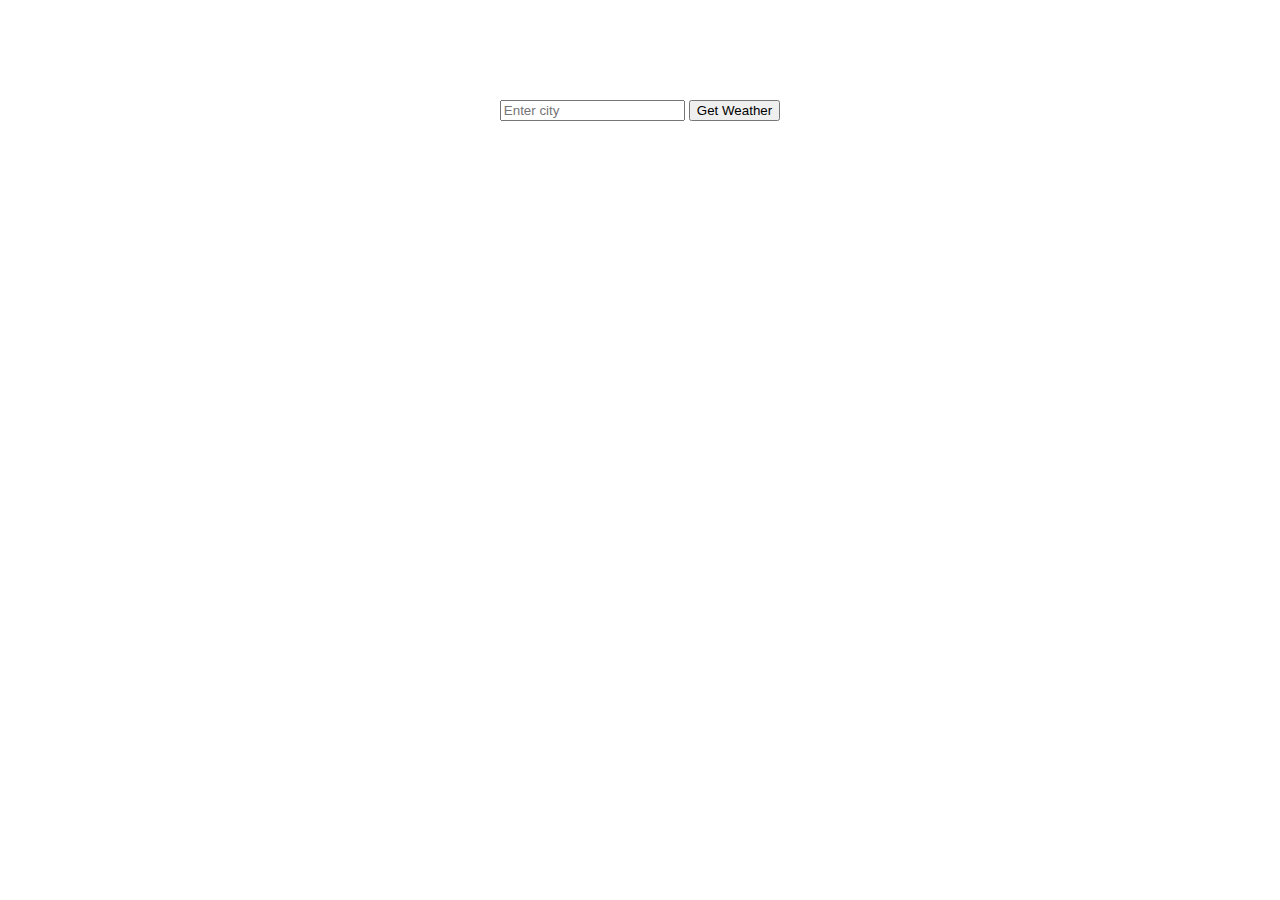
<file: projects/weather-app/index.html>
<!DOCTYPE html>
<html>
<head>
  <title>Weather App</title>
  <link rel="stylesheet" href="style.css">
</head>
<body>
  <div class="weather">
    <input type="text" id="city" placeholder="Enter city">
    <button onclick="getWeather()">Get Weather</button>
    <div id="result"></div>
  </div>
  <script src="script.js"></script>
</body>
</html>
</file>
<file: projects/calculator/style.css>
* {
    margin: 0;
    padding: 0;
    box-sizing: border-box;
}

body {
    font-family: 'Segoe UI', Tahoma, Geneva, Verdana, sans-serif;
    background: linear-gradient(135deg, #667eea 0%, #764ba2 100%);
    display: flex;
    justify-content: center;
    align-items: center;
    min-height: 100vh;
    padding: 20px;
}

.calculator {
    background: rgba(255, 255, 255, 0.1);
    backdrop-filter: blur(10px);
    border-radius: 20px;
    padding: 30px;
    box-shadow: 0 25px 45px rgba(0, 0, 0, 0.1);
    border: 1px solid rgba(255, 255, 255, 0.2);
    max-width: 350px;
    width: 100%;
}

.display {
    margin-bottom: 20px;
}

#display {
    width: 100%;
    height: 80px;
    background: rgba(255, 255, 255, 0.9);
    border: none;
    border-radius: 15px;
    padding: 0 20px;
    font-size: 2.5rem;
    text-align: right;
    color: #333;
    font-weight: 300;
    box-shadow: inset 0 5px 10px rgba(0, 0, 0, 0.1);
}

.buttons {
    display: grid;
    grid-template-columns: repeat(4, 1fr);
    gap: 15px;
}

.btn {
    height: 70px;
    border: none;
    border-radius: 15px;
    font-size: 1.5rem;
    font-weight: 600;
    cursor: pointer;
    transition: all 0.3s ease;
    box-shadow: 0 5px 15px rgba(0, 0, 0, 0.1);
}

.btn:hover {
    transform: translateY(-2px);
    box-shadow: 0 8px 20px rgba(0, 0, 0, 0.2);
}

.btn:active {
    transform: translateY(0);
}

.number {
    background: rgba(255, 255, 255, 0.9);
    color: #333;
}

.operator {
    background: linear-gradient(45deg, #ff6b6b, #ee5a52);
    color: white;
}

.equals {
    background: linear-gradient(45deg, #4ecdc4, #44a08d);
    color: white;
    grid-row: span 2;
}

.clear {
    background: linear-gradient(45deg, #ffa726, #fb8c00);
    color: white;
}

.delete {
    background: linear-gradient(45deg, #ef5350, #e53935);
    color: white;
}

.zero {
    grid-column: span 2;
}

@media (max-width: 480px) {
    .calculator {
        padding: 20px;
    }
    
    .btn {
        height: 60px;
        font-size: 1.3rem;
    }
    
    #display {
        height: 70px;
        font-size: 2rem;
    }
}
</file>
<file: projects/todo-app/style.css>
* {
    margin: 0;
    padding: 0;
    box-sizing: border-box;
}

body {
    font-family: 'Segoe UI', Tahoma, Geneva, Verdana, sans-serif;
    background: linear-gradient(135deg, #74b9ff 0%, #0984e3 100%);
    min-height: 100vh;
    padding: 20px;
}

.container {
    max-width: 600px;
    margin: 0 auto;
    padding-top: 50px;
}

.todo-app {
    background: rgba(255, 255, 255, 0.95);
    backdrop-filter: blur(10px);
    border-radius: 20px;
    padding: 40px;
    box-shadow: 0 25px 50px rgba(0, 0, 0, 0.1);
}

h1 {
    text-align: center;
    color: #2d3436;
    margin-bottom: 30px;
    font-size: 2.5rem;
    font-weight: 300;
}

.input-section {
    display: flex;
    gap: 15px;
    margin-bottom: 30px;
}

#todoInput {
    flex: 1;
    padding: 15px 20px;
    border: 2px solid #e9ecef;
    border-radius: 50px;
    font-size: 1rem;
    outline: none;
    transition: all 0.3s ease;
}

#todoInput:focus {
    border-color: #74b9ff;
    box-shadow: 0 0 0 3px rgba(116, 185, 255, 0.1);
}

#addBtn {
    padding: 15px 30px;
    background: linear-gradient(45deg, #00b894, #00a085);
    color: white;
    border: none;
    border-radius: 50px;
    font-size: 1rem;
    font-weight: 600;
    cursor: pointer;
    transition: all 0.3s ease;
    white-space: nowrap;
}

#addBtn:hover {
    transform: translateY(-2px);
    box-shadow: 0 10px 25px rgba(0, 184, 148, 0.3);
}

.filter-section {
    display: flex;
    gap: 10px;
    margin-bottom: 20px;
    justify-content: center;
}

.filter-btn {
    padding: 10px 20px;
    border: 2px solid #ddd;
    background: white;
    color: #666;
    border-radius: 25px;
    cursor: pointer;
    transition: all 0.3s ease;
    font-weight: 500;
}

.filter-btn:hover,
.filter-btn.active {
    background: #74b9ff;
    color: white;
    border-color: #74b9ff;
    transform: translateY(-2px);
}

.todo-stats {
    display: flex;
    justify-content: space-between;
    margin-bottom: 20px;
    padding: 15px 20px;
    background: #f8f9fa;
    border-radius: 15px;
    color: #666;
    font-weight: 500;
}

.todo-list {
    list-style: none;
    margin-bottom: 30px;
    max-height: 400px;
    overflow-y: auto;
}

.todo-item {
    display: flex;
    align-items: center;
    padding: 15px 20px;
    margin-bottom: 10px;
    background: white;
    border-radius: 15px;
    box-shadow: 0 5px 15px rgba(0, 0, 0, 0.05);
    transition: all 0.3s ease;
    border-left: 4px solid #74b9ff;
}

.todo-item:hover {
    transform: translateX(5px);
    box-shadow: 0 8px 25px rgba(0, 0, 0, 0.1);
}

.todo-item.completed {
    opacity: 0.7;
    border-left-color: #00b894;
}

.todo-item.completed .todo-text {
    text-decoration: line-through;
    color: #999;
}

.todo-checkbox {
    width: 20px;
    height: 20px;
    margin-right: 15px;
    cursor: pointer;
    accent-color: #00b894;
}

.todo-text {
    flex: 1;
    font-size: 1rem;
    color: #2d3436;
    word-break: break-word;
}

.todo-actions {
    display: flex;
    gap: 10px;
}

.edit-btn, .delete-btn {
    padding: 8px 12px;
    border: none;
    border-radius: 8px;
    cursor: pointer;
    font-size: 0.9rem;
    font-weight: 500;
    transition: all 0.3s ease;
}

.edit-btn {
    background: #fdcb6e;
    color: white;
}

.delete-btn {
    background: #e17055;
    color: white;
}

.edit-btn:hover,
.delete-btn:hover {
    transform: translateY(-2px);
    box-shadow: 0 5px 15px rgba(0, 0, 0, 0.2);
}

.actions {
    display: flex;
    gap: 15px;
    justify-content: center;
}

.actions button {
    padding: 12px 25px;
    border: 2px solid #ddd;
    background: white;
    color: #666;
    border-radius: 25px;
    cursor: pointer;
    font-weight: 500;
    transition: all 0.3s ease;
}

#clearCompleted:hover {
    background: #00b894;
    color: white;
    border-color: #00b894;
}

#clearAll:hover {
    background: #e17055;
    color: white;
    border-color: #e17055;
}

.empty-state {
    text-align: center;
    padding: 40px 20px;
    color: #999;
    font-style: italic;
}

.edit-input {
    flex: 1;
    padding: 8px 12px;
    border: 2px solid #74b9ff;
    border-radius: 8px;
    font-size: 1rem;
    outline: none;
    margin-right: 10px;
}

@media (max-width: 768px) {
    .container {
        padding-top: 20px;
    }
    
    .todo-app {
        padding: 30px 20px;
    }
    
    .input-section {
        flex-direction: column;
    }
    
    .filter-section {
        flex-wrap: wrap;
    }
    
    .todo-stats {
        flex-direction: column;
        gap: 5px;
        text-align: center;
    }
    
    .actions {
        flex-direction: column;
    }
}
</file>
<file: projects/weather-app/style.css>
.weather {
  max-width: 400px;
  margin: 100px auto;
  text-align: center;
}
</file>
